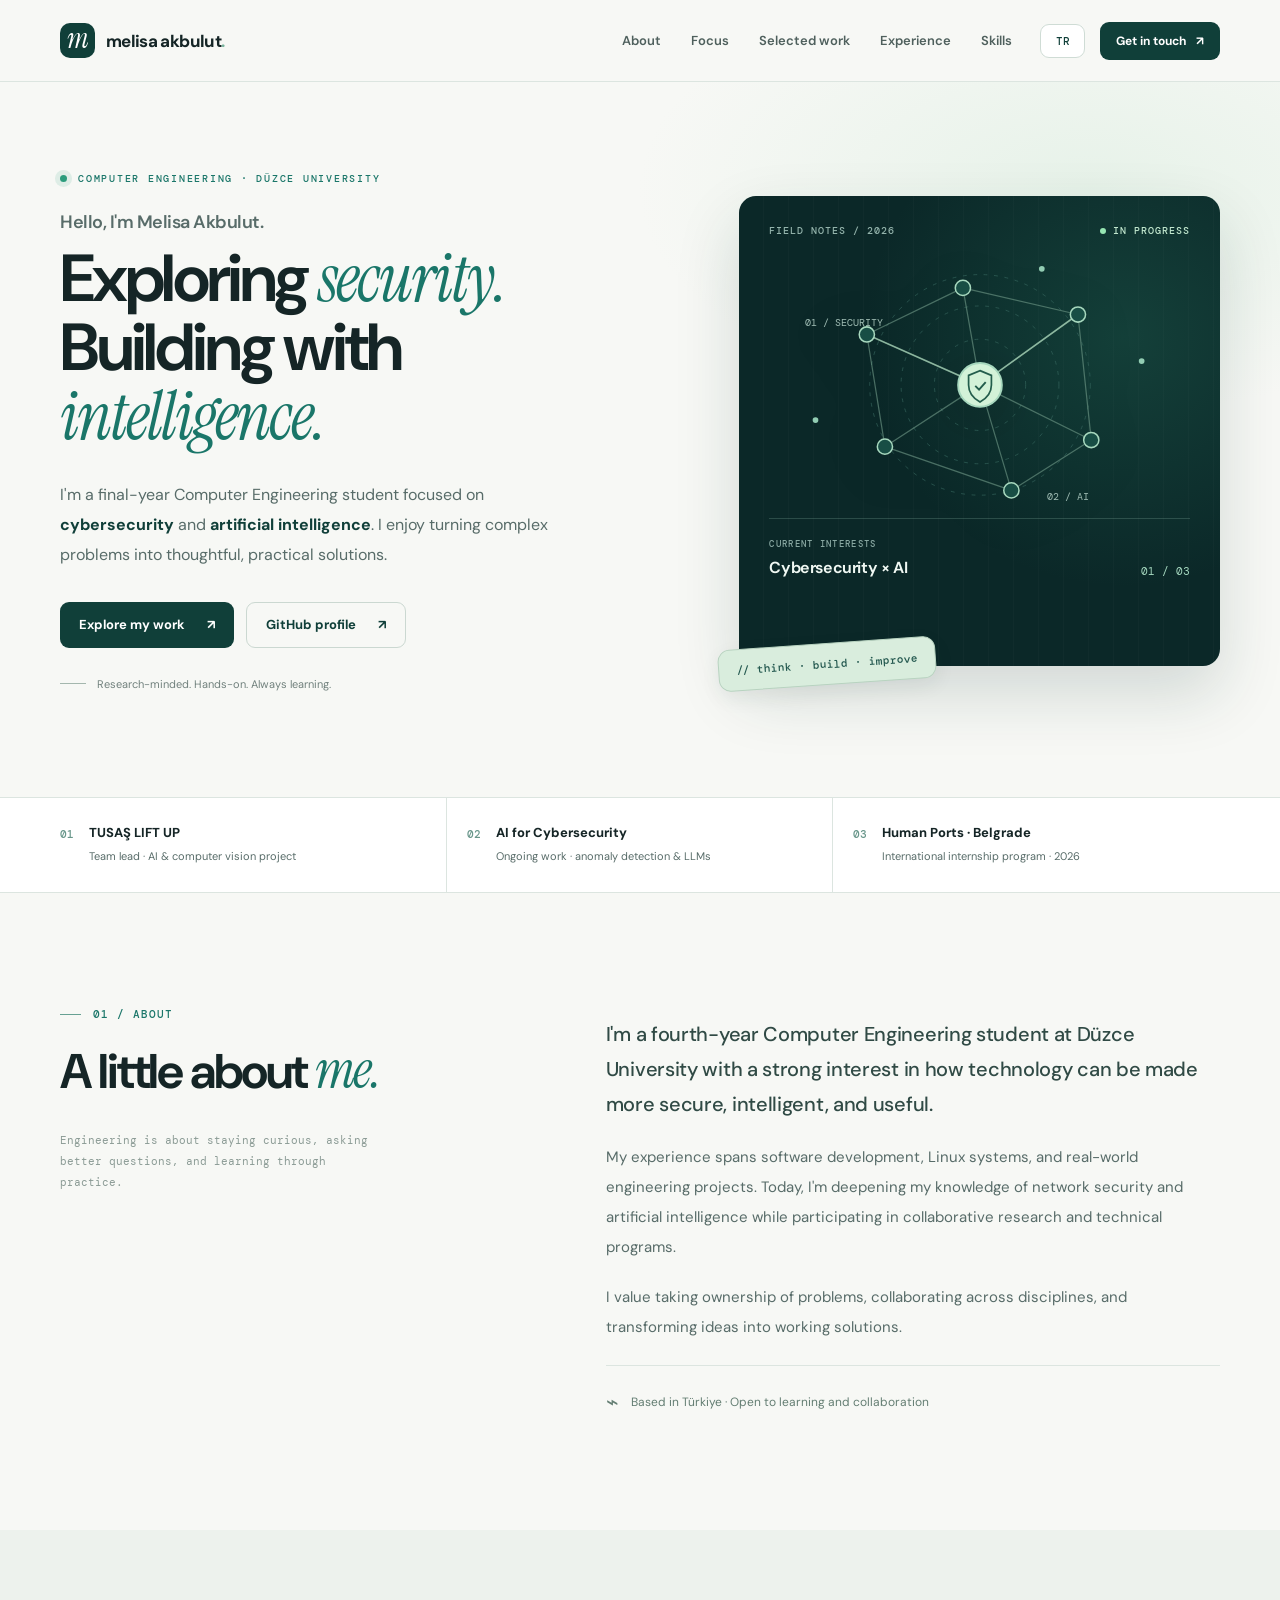
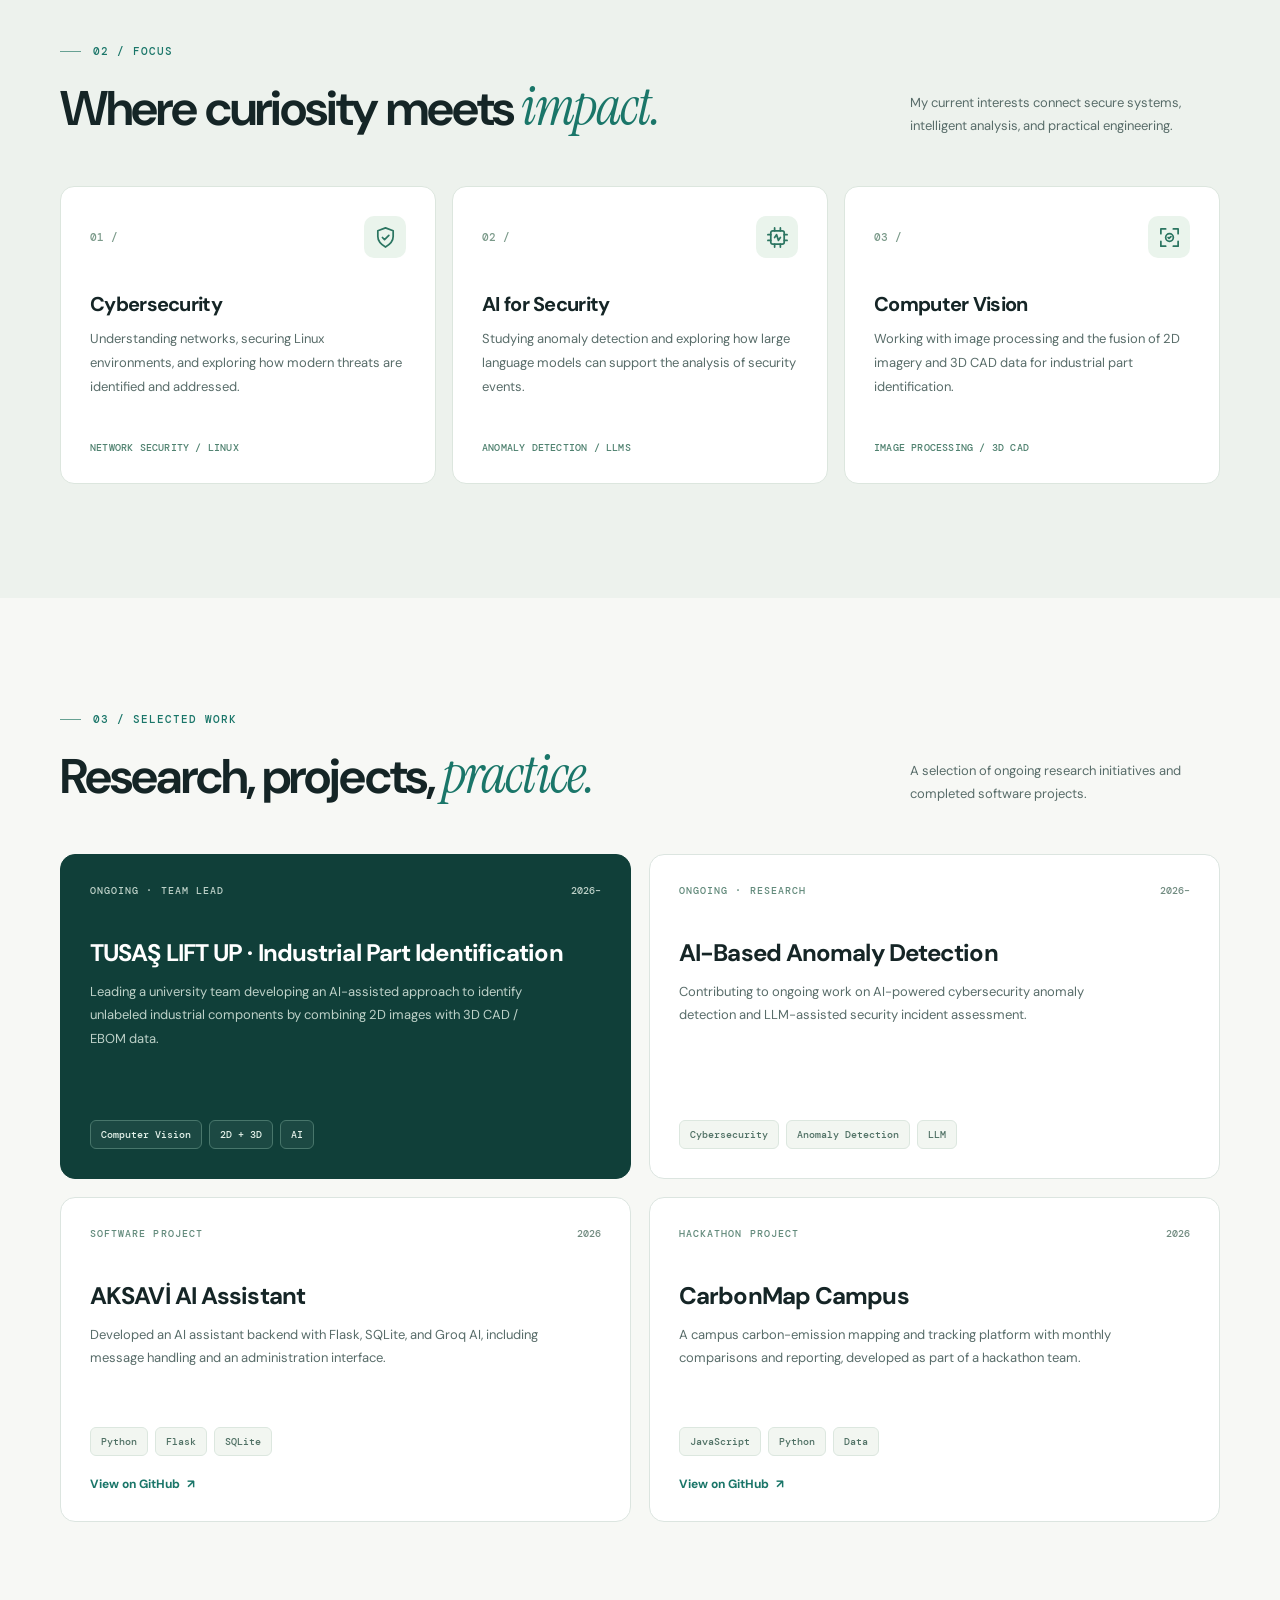
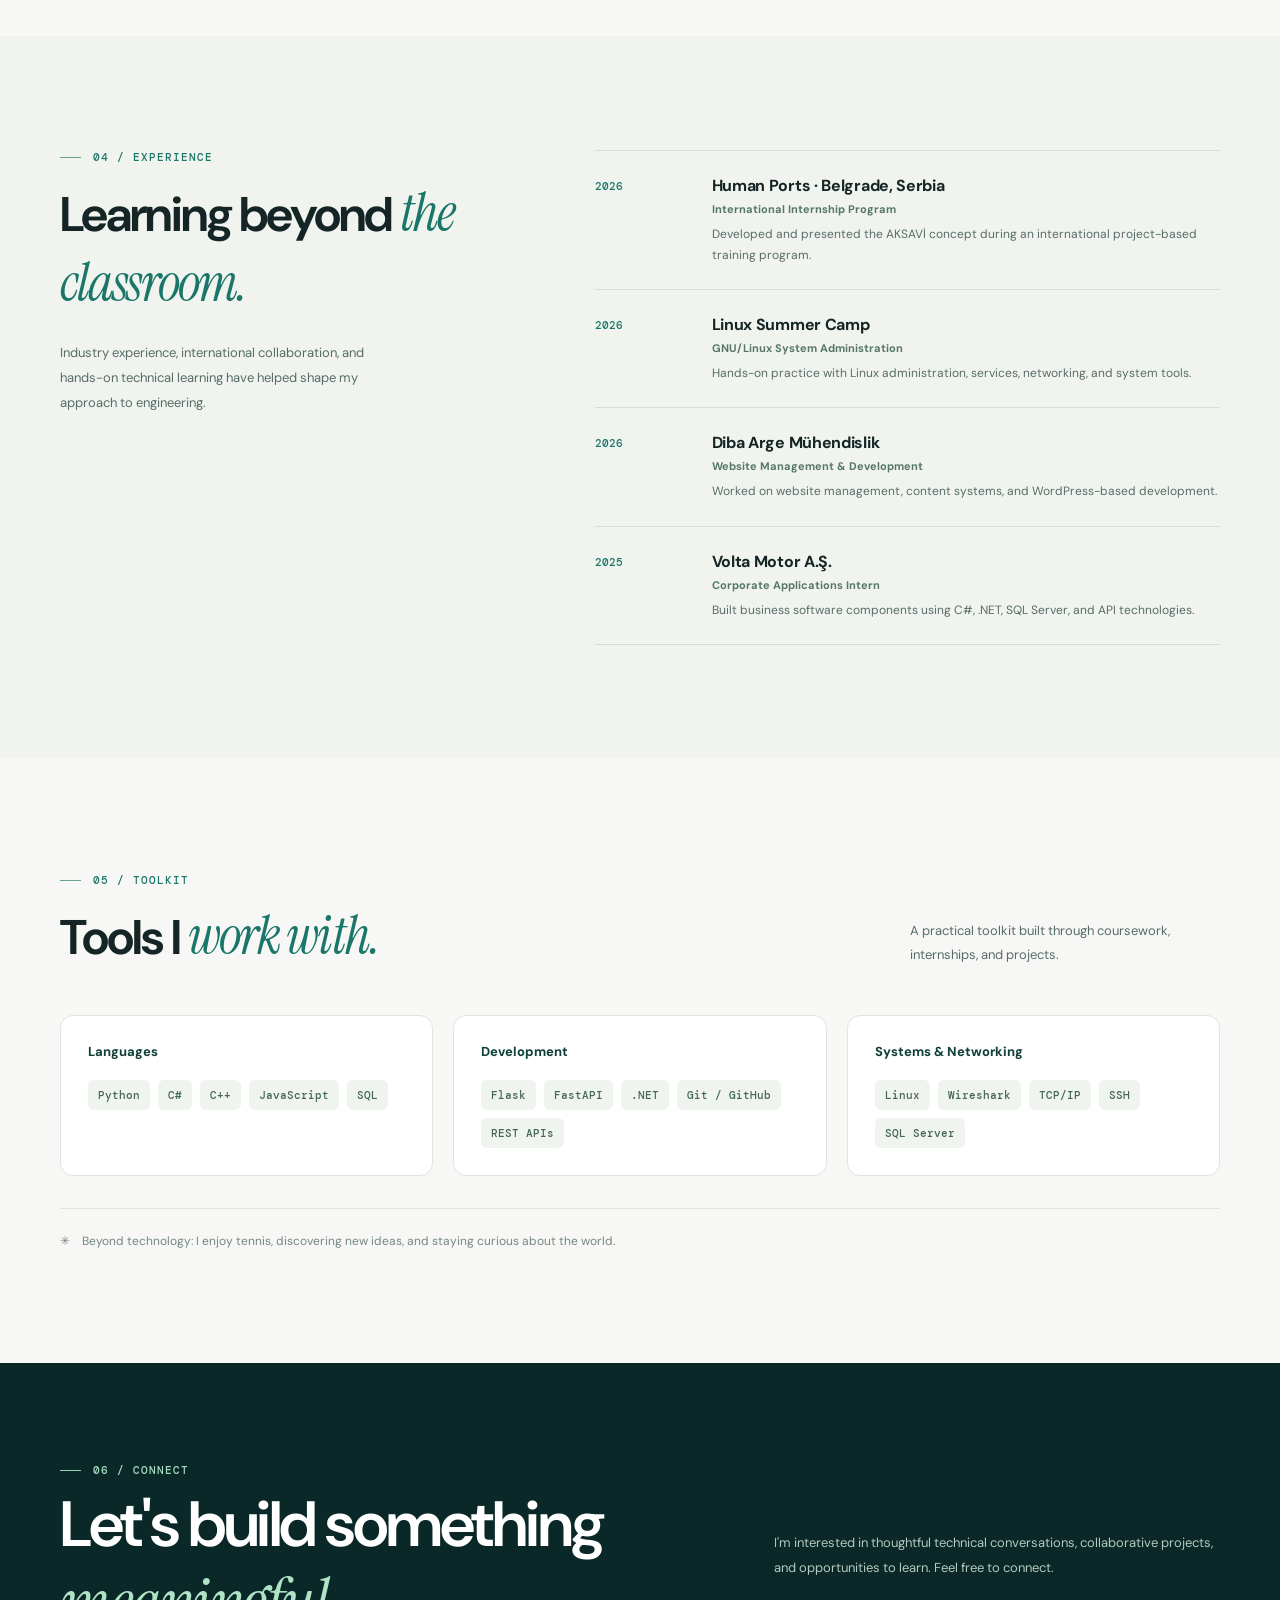
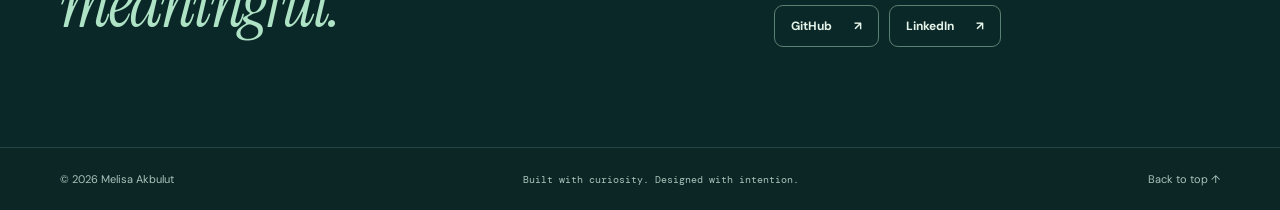
<file: index.html>
<!DOCTYPE html>
<html lang="en">
<head>
  <meta charset="UTF-8" />
  <meta name="viewport" content="width=device-width, initial-scale=1" />
  <meta name="theme-color" content="#f7f8f5" />
  <meta name="description" content="Melisa Akbulut — final-year Computer Engineering student focused on cybersecurity, artificial intelligence, and hands-on software engineering." />
  <meta property="og:type" content="website" />
  <meta property="og:title" content="Melisa Akbulut | Cybersecurity & AI" />
  <meta property="og:description" content="Computer Engineering · Cybersecurity · Artificial Intelligence · Selected Projects" />
  <meta property="og:url" content="https://melibyte.github.io/" />
  <title>Melisa Akbulut — Cybersecurity & AI</title>
  <link rel="icon" type="image/svg+xml" href="data:image/svg+xml,%3Csvg xmlns='http://www.w3.org/2000/svg' viewBox='0 0 64 64'%3E%3Crect width='64' height='64' rx='15' fill='%230e3937'/%3E%3Ctext x='50%25' y='56%25' text-anchor='middle' dominant-baseline='middle' font-size='42' font-family='Arial' fill='%23ffffff'%3Em%3C/text%3E%3C/svg%3E" />
  <link rel="preconnect" href="https://fonts.googleapis.com" />
  <link rel="preconnect" href="https://fonts.gstatic.com" crossorigin />
  <link href="https://fonts.googleapis.com/css2?family=DM+Mono:wght@400;500&family=DM+Sans:wght@400;450;500;600;650;700;750&family=Instrument+Serif:ital@0;1&display=swap" rel="stylesheet" />
  <style>
  :root {
    --bg:#f7f8f5; --paper:#fff; --ink:#152526; --muted:#586c69; --line:#dce5e0;
    --forest:#103f39; --deep:#0b2828; --accent:#1a7669; --mint:#e2f4e9; --lime:#d2edb6;
    --mono:'DM Mono', 'Courier New', monospace;
    --sans:'DM Sans', -apple-system, BlinkMacSystemFont,'Segoe UI',sans-serif;
    --serif:'Instrument Serif',Georgia,serif;
    --max:1160px;
  }
  *{box-sizing:border-box}
  html{scroll-behavior:smooth;scroll-padding-top:92px}
  body{margin:0;background:var(--bg);font-family:var(--sans);color:var(--ink);-webkit-font-smoothing:antialiased;overflow-x:hidden}
  ::selection{background:#c8e8d4;color:#0d3633}
  a{color:inherit;text-decoration:none}
  button{font:inherit}
  svg{display:block;max-width:100%}
  .container{width:min(var(--max),calc(100% - 80px));margin:0 auto}
  .sr-only{position:absolute!important;width:1px;height:1px;padding:0;margin:-1px;overflow:hidden;clip:rect(0,0,0,0);white-space:nowrap;border:0}
  .skip{position:fixed;top:-80px;left:15px;background:white;padding:12px 20px;z-index:1000}
  .skip:focus{top:10px}
  .site-header{height:82px;border-bottom:1px solid var(--line);position:sticky;top:0;z-index:30;background:rgba(247,248,245,.96);backdrop-filter:blur(20px)}
  .header-inner{height:100%;display:flex;align-items:center;justify-content:space-between;gap:28px}
  .logo{display:inline-flex;align-items:center;gap:11px;font-size:17px;letter-spacing:-.65px;font-weight:750;white-space:nowrap}
  .logo-mark{display:grid;place-items:center;background:var(--forest);color:white;border-radius:10px;height:35px;width:35px;font-family:var(--serif);font-size:29px;font-style:italic;font-weight:400;line-height:1;padding-bottom:4px}
  .nav{display:flex;align-items:center;gap:30px;margin-left:auto}
  .nav a{font-size:13px;font-weight:600;color:#4f605d;transition:color .2s}
  .nav a:hover,.nav a:focus-visible{color:var(--accent)}
  .header-controls{display:flex;align-items:center;gap:15px}
  .language{border:1px solid #cfdcd5;background:white;border-radius:9px;padding:9px 11px;color:var(--forest);font:500 11px var(--mono);cursor:pointer;min-width:45px}
  .contact-top{display:inline-flex;align-items:center;gap:10px;padding:11px 16px;background:var(--forest);color:#fff;border-radius:9px;font-size:12px;font-weight:700;white-space:nowrap;transition:background .2s,transform .2s}
  .contact-top:hover,.btn-dark:hover{background:#236657;transform:translateY(-1px)}
  .menu-btn{display:none;border:1px solid var(--line);background:white;width:42px;height:40px;border-radius:10px;cursor:pointer;padding:11px}
  .menu-btn span{display:block;height:2px;background:var(--forest);margin:5px 0;border-radius:2px}
  .hero{position:relative;padding:90px 0 106px;overflow:hidden}
  .hero::before{content:'';position:absolute;left:0;right:0;top:0;height:100%;z-index:-1;background:radial-gradient(ellipse 600px 300px at 85% 15%,rgba(211,235,218,.46),transparent 75%)}
  .hero-grid{display:grid;grid-template-columns:minmax(0,1.11fr) minmax(0,.89fr);gap:80px;align-items:center}
  .eyebrow{display:flex;align-items:center;gap:11px;font:500 10px var(--mono);letter-spacing:1.75px;text-transform:uppercase;color:var(--accent);margin:0 0 25px}
  .eyebrow::before{content:'';width:7px;height:7px;background:#2b9c7c;border-radius:50%;box-shadow:0 0 0 5px rgba(43,156,124,.12)}
  .hello{font-family:var(--sans);font-weight:600;color:var(--muted);letter-spacing:-.5px;font-size:18px;margin:0 0 10px}
  .hero h1{font-weight:650;letter-spacing:-3.2px;line-height:1.04;font-size:clamp(50px,5.2vw,80px);margin:0}
  .hero h1 em{font-family:var(--serif);font-style:italic;font-weight:400;color:var(--accent);letter-spacing:-2px}
  .hero-description{margin:28px 0 0;max-width:520px;color:var(--muted);font-size:16px;line-height:1.9}
  .hero-description strong{color:var(--forest);font-weight:700}
  .hero-buttons{margin-top:31px;display:flex;gap:12px;align-items:center;flex-wrap:wrap}
  .btn{min-height:46px;padding:13px 19px;display:inline-flex;gap:22px;align-items:center;justify-content:center;border-radius:9px;font-size:13px;font-weight:700;transition:transform .2s,background .2s,border-color .2s}
  .btn-dark{background:var(--forest);color:white}
  .btn-outline{border:1px solid #cbd8d1;color:var(--forest);background:transparent}
  .btn-outline:hover{border-color:var(--accent);transform:translateY(-1px)}
  .hero-footnote{display:flex;align-items:center;gap:11px;margin:29px 0 0;color:#71817d;font-size:11px}
  .hero-footnote .line{width:26px;height:1px;background:#a4b7ae}
  .visual-wrap{position:relative;min-width:0}
  .visual-card{background:var(--deep);color:#f0f8f3;position:relative;border-radius:17px;min-height:470px;padding:28px 30px;overflow:hidden;box-shadow:0 28px 65px rgba(17,55,48,.16)}
  .visual-card::before{content:'';pointer-events:none;position:absolute;inset:0;background:radial-gradient(ellipse 260px 250px at 80% 30%,rgba(47,136,110,.25),transparent),linear-gradient(90deg,transparent 97%,rgba(255,255,255,.02) 98%);background-size:auto,25px 25px}
  .visual-top,.visual-bottom{position:relative;z-index:2;display:flex;align-items:center;justify-content:space-between;gap:10px}
  .visual-top{font:500 10px var(--mono);color:#94b4ac;letter-spacing:1px}
  .visual-status{color:#c0e6cd;display:flex;align-items:center;gap:7px}
  .visual-status::before{content:'';width:6px;height:6px;border-radius:50%;background:#96e6b3}
  .network{height:271px;display:flex;justify-content:center;align-items:center;position:relative;margin:10px -10px 0}
  .network svg{height:100%;width:100%;max-width:420px;overflow:visible;filter:drop-shadow(0px 12px 25px rgba(0,0,0,.18))}
  .network .net-ring{fill:none;stroke:#386960;stroke-width:1;stroke-dasharray:4 7;opacity:.65}
  .network .net-line{fill:none;stroke:#739d8b;stroke-width:1.3;opacity:.6}
  .network .net-highlight{stroke:#bbe8c8;stroke-width:1.8}
  .network .net-node{fill:#184e45;stroke:#a7d8be;stroke-width:1.6}
  .network .net-center{fill:#d3f2d8;stroke:#a7d8be;stroke-width:2}
  .network .net-small{fill:#92cdb3}
  .network .net-label{fill:#a0bdb4;font:11px var(--mono)}
  .visual-bottom{border-top:1px solid rgba(182,228,204,.19);padding-top:19px;align-items:end}
  .visual-bottom small{display:block;font:500 9px var(--mono);letter-spacing:1.3px;color:#89a8a2;margin-bottom:7px}
  .visual-bottom strong{font-weight:650;font-size:16px;letter-spacing:-.4px}
  .visual-bottom .index{color:#a5d8bf;font:11px var(--mono)}
  .visual-stamp{position:absolute;bottom:-19px;left:-21px;background:#d9eddd;border:1px solid #b8d3c0;border-radius:12px;padding:13px 17px;color:#22574e;font:500 11px var(--mono);box-shadow:0 7px 20px rgba(26,58,46,.07);transform:rotate(-4deg)}
  .quick-strip{background:var(--paper);border-top:1px solid var(--line);border-bottom:1px solid var(--line)}
  .quick-inner{display:grid;grid-template-columns:repeat(3,1fr)}
  .quick-item{display:flex;align-items:start;gap:15px;padding:27px 20px;border-right:1px solid var(--line)}
  .quick-item:first-child{padding-left:0}.quick-item:last-child{border:0;padding-right:0}
  .quick-no{font:500 11px var(--mono);color:#68968a;padding-top:2px}
  .quick-title{font-size:13px;font-weight:750;margin-bottom:6px;line-height:1.3}
  .quick-desc{font-size:11px;line-height:1.6;color:var(--muted)}
  section.section{padding:114px 0;scroll-margin-top:82px}
  .section-head{display:grid;grid-template-columns:1fr auto;gap:30px;align-items:end;margin-bottom:44px}
  .section-tag{display:flex;align-items:center;gap:12px;color:var(--accent);font:500 11px var(--mono);letter-spacing:1px;margin-bottom:14px}
  .section-tag::before{content:'';display:inline-block;width:21px;height:1px;background:#67a193}
  .section-head h2,.simple-heading h2{font-size:clamp(34px,3.8vw,51px);line-height:1.12;font-weight:650;letter-spacing:-1.9px;margin:0}
  .section-head h2 em,.simple-heading h2 em{font:italic 400 1.1em var(--serif);color:var(--accent)}
  .section-head>p{max-width:310px;color:var(--muted);font-size:13px;line-height:1.8;margin:0 0 5px}
  .about-grid{display:grid;grid-template-columns:.83fr 1.17fr;gap:110px;align-items:start}
  .about-title p{margin:25px 0 0;max-width:320px;color:#8b9b95;font:11px var(--mono);line-height:1.9}
  .about-body{padding-top:10px}
  .about-body p{color:var(--muted);font-size:15px;line-height:2;margin:0 0 20px}
  .about-body p.lead{font-size:20px;font-weight:500;line-height:1.75;color:#304a45;letter-spacing:-.3px}
  .about-caption{margin-top:23px;padding-top:22px;border-top:1px solid var(--line);display:flex;align-items:center;gap:12px;color:#637d72;font-size:12px}
  .about-caption .glyph{font-size:21px}
  .focus-section{background:#edf2ed}
  .focus-grid{display:grid;grid-template-columns:repeat(3,minmax(0,1fr));gap:16px}
  .focus-card{background:#fff;border:1px solid #dce6de;border-radius:14px;padding:29px;min-height:298px;display:flex;flex-direction:column;transition:transform .25s,border-color .25s,box-shadow .25s}
  .focus-card:hover,.project-card:hover{transform:translateY(-4px);border-color:#aac9b6;box-shadow:0 16px 35px rgba(21,61,46,.07)}
  .focus-number{font:500 11px var(--mono);color:#7b9a8a;display:flex;justify-content:space-between;align-items:center}
  .focus-icon{background:#eaf4ec;display:grid;place-items:center;width:42px;height:42px;border-radius:10px}
  .focus-icon svg{width:23px;height:23px;stroke:#2b7561;stroke-width:1.8;fill:none;stroke-linecap:round;stroke-linejoin:round}
  .focus-card h3{font-size:20px;letter-spacing:-.7px;margin:33px 0 10px}
  .focus-card p{font-size:13px;color:var(--muted);line-height:1.85;margin:0}
  .focus-bottom{margin-top:auto;padding-top:24px;color:#508270;font:500 10px var(--mono);letter-spacing:.2px}
  .project-grid{display:grid;grid-template-columns:repeat(2,minmax(0,1fr));gap:18px}
  .project-card{display:flex;flex-direction:column;position:relative;overflow:hidden;min-height:325px;background:#fff;border:1px solid var(--line);border-radius:15px;padding:29px;transition:transform .25s,border-color .25s,box-shadow .25s}
  .project-card.highlight{background:var(--forest);border-color:var(--forest);color:#fff}
  .project-card.highlight p,.project-card.highlight .project-meta,.project-card.highlight .project-label{color:#bdd1c8}
  .project-card.highlight .tag{border-color:#48766b;color:#e4f2ea;background:rgba(255,255,255,.05)}
  .project-card.highlight .project-link{color:#e5ffe8}
  .project-top{display:flex;align-items:center;justify-content:space-between;gap:8px;margin-bottom:41px}
  .project-label{font:500 10px var(--mono);letter-spacing:1.05px;color:#628a7b;text-transform:uppercase}
  .project-meta{font:500 10px var(--mono);color:#718b80}
  .project-card h3{font-size:24px;letter-spacing:-.9px;margin:0 0 12px;line-height:1.24}
  .project-card p{font-size:13px;color:var(--muted);line-height:1.8;max-width:460px;margin:0 0 24px}
  .tags{display:flex;gap:7px;flex-wrap:wrap;margin-top:auto;padding-top:8px}
  .tag{padding:7px 10px;background:#f2f6f1;border:1px solid #dce7df;border-radius:6px;color:#507165;font:500 10px var(--mono)}
  .project-link{display:inline-flex;align-items:center;gap:7px;font-size:12px;font-weight:750;color:var(--accent);margin-top:20px;align-self:start}
  .project-link:hover{text-decoration:underline;text-underline-offset:4px}
  .experience-section{background:#f0f3ee}
  .experience-grid{display:grid;grid-template-columns:.82fr 1.18fr;gap:100px}
  .simple-heading p{max-width:305px;font-size:13px;line-height:1.9;color:var(--muted);margin:23px 0 0}
  .timeline{border-top:1px solid #d3e0d6}
  .timeline-item{padding:24px 0;border-bottom:1px solid #d3e0d6;display:grid;grid-template-columns:92px 1fr;gap:25px}
  .timeline-year{font:500 11px var(--mono);color:var(--accent);padding-top:4px}
  .timeline h3{font-size:16px;letter-spacing:-.3px;margin:0 0 6px}
  .timeline .role{color:#55776a;font-size:11px;font-weight:700;margin-bottom:8px}
  .timeline p{font-size:12px;color:var(--muted);line-height:1.7;margin:0}
  .skills-grid{display:grid;grid-template-columns:repeat(3,minmax(0,1fr));gap:20px}
  .skill-group{background:#fff;padding:27px;border:1px solid var(--line);border-radius:13px}
  .skill-group h3{margin:0 0 20px;font-size:13px;color:var(--forest);font-weight:750}
  .skill-list{display:flex;gap:8px;flex-wrap:wrap}
  .skill-list span{padding:8px 10px;font:500 11px var(--mono);color:#45655b;border-radius:6px;background:#eff4ef}
  .personal-note{margin-top:32px;padding-top:24px;border-top:1px solid var(--line);font-size:12px;color:#758781;display:flex;align-items:center;gap:12px}
  .contact-section{padding:100px 0;background:var(--deep);color:#fff}
  .contact-block{display:grid;grid-template-columns:1.2fr .8fr;gap:45px;align-items:end}
  .contact-section .section-tag{color:#a6dec2}.contact-section .section-tag::before{background:#9acbb7}
  .contact-section h2{font-size:clamp(42px,5vw,67px);line-height:1.05;letter-spacing:-2.5px;font-weight:600;margin:0}
  .contact-section h2 em{font:italic 400 1.07em var(--serif);color:#aee3c6}
  .contact-aside p{font-size:13px;line-height:1.9;color:#b4c9bf;margin:0 0 25px}
  .contact-links{display:flex;gap:10px;flex-wrap:wrap}
  .contact-links a{border:1px solid #5a8071;color:#e5f4e9;border-radius:9px;padding:12px 16px;display:inline-flex;gap:22px;font-size:12px;font-weight:700;transition:background .2s}
  .contact-links a:hover{background:#255347}
  .footer{background:#0c2626;border-top:1px solid #234744;color:#a9c4ba;padding:24px 0}
  .footer-inner{display:flex;align-items:center;justify-content:space-between;gap:20px;font-size:11px}
  .footer a:hover{color:#fff}
  .footer .mono{font-family:var(--mono);font-size:10px}
  :focus-visible{outline:3px solid #83bb9a;outline-offset:4px}
  @media(max-width:1040px){.container{width:calc(100% - 56px)}.hero-grid{gap:36px}.hero h1{font-size:clamp(48px,6vw,67px)}.visual-card{min-height:430px;padding:26px}.network{height:252px}.about-grid,.experience-grid{gap:60px}}
  @media(max-width:800px){.site-header{height:72px}.nav{display:none;position:absolute;top:71px;left:0;right:0;padding:22px 28px;background:#f7f8f5;border-bottom:1px solid var(--line);box-shadow:0 14px 24px rgba(21,45,32,.07);flex-direction:column;align-items:flex-start;gap:19px}.nav.open{display:flex}.nav a{font-size:15px}.menu-btn{display:block}.contact-top{display:none}.hero{padding:65px 0 80px}.hero-grid{grid-template-columns:1fr;gap:52px}.hero h1{font-size:clamp(52px,8.5vw,76px)}.hero-description{max-width:680px}.visual-wrap{max-width:520px;width:100%;margin:auto}.quick-inner{grid-template-columns:1fr}.quick-item{border-right:0;border-bottom:1px solid var(--line);padding:19px 0}.quick-item:last-child{border:0;padding:19px 0}section.section{padding:80px 0}.focus-grid{grid-template-columns:1fr 1fr}.focus-card:last-child{grid-column:1 / -1;min-height:240px}.about-grid,.experience-grid{grid-template-columns:1fr;gap:26px}.about-title p{display:none}.section-head{grid-template-columns:1fr}.section-head>p{max-width:600px}.skills-grid{grid-template-columns:1fr 1fr}.contact-block{grid-template-columns:1fr;gap:25px}.contact-section{padding:80px 0}}
  @media(max-width:560px){.container{width:calc(100% - 38px)}.logo{font-size:15px}.header-inner{gap:10px}.header-controls{gap:9px}.hero{padding:50px 0 65px}.hero h1{font-size:clamp(43px,12.2vw,63px);letter-spacing:-2.1px}.hero h1 em{letter-spacing:-1.3px}.eyebrow{font-size:9px;letter-spacing:.7px}.hello{font-size:15px}.hero-description{font-size:14px;line-height:1.85}.hero-buttons{gap:9px}.btn{font-size:12px;padding:12px 14px;gap:12px}.hero-footnote{font-size:10px}.visual-card{padding:21px;min-height:375px}.visual-top{font-size:9px}.network{height:220px}.visual-stamp{bottom:-14px;left:-10px;font-size:9px;padding:10px}.visual-bottom strong{font-size:14px}.quick-item{gap:12px}.section-head{gap:12px;margin-bottom:29px}.section-head h2,.simple-heading h2{font-size:35px;letter-spacing:-1.4px}.about-body p.lead{font-size:17px}.about-body p{font-size:13px}.focus-grid,.project-grid,.skills-grid{grid-template-columns:1fr}.focus-card,.project-card{min-height:0;padding:24px}.focus-card:last-child{grid-column:auto}.focus-card h3{margin-top:24px}.project-card{min-height:275px}.project-card h3{font-size:21px}.project-top{margin-bottom:29px}.timeline-item{grid-template-columns:71px 1fr;gap:13px}.contact-section h2{font-size:48px}.contact-links{flex-direction:column;align-items:stretch}.contact-links a{justify-content:space-between}.footer-inner{flex-direction:column;align-items:flex-start;gap:8px}}
  @media(prefers-reduced-motion:reduce){html{scroll-behavior:auto}*,*::before,*::after{transition-duration:.01ms!important;animation-duration:.01ms!important}}
  </style>
</head>
<body>
<a href="#main" class="skip" data-t="skip">Skip to content</a>
<header class="site-header">
 <div class="container header-inner">
  <a class="logo" href="#home" aria-label="Melisa Akbulut — Home"><span class="logo-mark" aria-hidden="true">m</span><span>melisa akbulut<span style="color:#76b39b">.</span></span></a>
  <nav class="nav" id="nav" aria-label="Main navigation">
   <a href="#about" data-t="navAbout">About</a><a href="#expertise" data-t="navFocus">Focus</a><a href="#projects" data-t="navWork">Selected work</a><a href="#experience" data-t="navExperience">Experience</a><a href="#skills" data-t="navSkills">Skills</a>
  </nav>
  <div class="header-controls">
    <button class="language" id="lang-toggle" type="button" aria-label="Switch to Turkish">TR</button>
    <a class="contact-top" href="#contact"><span data-t="navContact">Get in touch</span> <span aria-hidden="true">↗</span></a>
    <button class="menu-btn" id="menu-btn" aria-label="Open menu" aria-controls="nav" aria-expanded="false"><span></span><span></span></button>
  </div>
 </div>
</header>
<main id="main">
 <section class="hero" id="home">
  <div class="container hero-grid">
   <div>
    <p class="eyebrow" data-t="eyebrow">COMPUTER ENGINEERING · DÜZCE UNIVERSITY</p>
    <p class="hello" data-t="greeting">Hello, I'm Melisa Akbulut.</p>
    <h1 data-th="heroTitle">Exploring <em>security.</em><br>Building with <em>intelligence.</em></h1>
    <p class="hero-description" data-th="heroDesc">I'm a final-year Computer Engineering student focused on <strong>cybersecurity</strong> and <strong>artificial intelligence</strong>. I enjoy turning complex problems into thoughtful, practical solutions.</p>
    <div class="hero-buttons"><a class="btn btn-dark" href="#projects"><span data-t="seeWork">Explore my work</span><span aria-hidden="true">↗</span></a><a class="btn btn-outline" href="https://github.com/melibyte" target="_blank" rel="noopener noreferrer"><span data-t="seeGithub">GitHub profile</span><span aria-hidden="true">↗</span></a></div>
    <p class="hero-footnote"><span class="line" aria-hidden="true"></span><span data-t="heroFoot">Research-minded. Hands-on. Always learning.</span></p>
   </div>
   <div class="visual-wrap">
    <div class="visual-card">
      <div class="visual-top"><span data-t="visualTop">FIELD NOTES / 2026</span><span class="visual-status" data-t="visualStatus">IN PROGRESS</span></div>
      <div class="network" aria-hidden="true">
       <svg viewBox="0 0 410 285" role="img" aria-label="Abstract interconnected security network illustration">
        <circle class="net-ring" cx="205" cy="145" r="116"/><circle class="net-ring" cx="205" cy="145" r="83"/><circle class="net-ring" cx="205" cy="145" r="48"/>
        <path class="net-line" d="M205 145L86 92M205 145L105 210M205 145L187 43M205 145L308 71M205 145L322 203M205 145L238 256M86 92L187 43M86 92L105 210M187 43L308 71M308 71L322 203M322 203L238 256M238 256L105 210"/>
        <path class="net-line net-highlight" d="M86 92L205 145L308 71"/>
        <circle class="net-node" cx="86" cy="92" r="8"/><circle class="net-node" cx="105" cy="210" r="8"/><circle class="net-node" cx="187" cy="43" r="8"/><circle class="net-node" cx="308" cy="71" r="8"/><circle class="net-node" cx="322" cy="203" r="8"/><circle class="net-node" cx="238" cy="256" r="8"/>
        <circle class="net-center" cx="205" cy="145" r="23"/><path d="M205 130l12 5v10c0 8-5 14-12 18-7-4-12-10-12-18v-10z" fill="none" stroke="#235d4c" stroke-width="1.8"/><path d="M200 146l4 4 7-8" fill="none" stroke="#235d4c" stroke-width="2"/>
        <circle class="net-small" cx="32" cy="182" r="3"/><circle class="net-small" cx="375" cy="120" r="3"/><circle class="net-small" cx="270" cy="23" r="3"/>
        <text class="net-label" x="21" y="83">01 / SECURITY</text><text class="net-label" x="275" y="266">02 / AI</text>
       </svg>
      </div>
      <div class="visual-bottom"><div><small data-t="visualBottomSmall">CURRENT INTERESTS</small><strong data-t="visualBottomLarge">Cybersecurity × AI</strong></div><span class="index">01 / 03</span></div>
    </div>
    <div class="visual-stamp" data-t="visualStamp">// think · build · improve</div>
   </div>
  </div>
 </section>
 <div class="quick-strip"><div class="container quick-inner">
  <div class="quick-item"><div class="quick-no">01</div><div><div class="quick-title">TUSAŞ LIFT UP</div><div class="quick-desc" data-t="quick1">Team lead · AI & computer vision project</div></div></div>
  <div class="quick-item"><div class="quick-no">02</div><div><div class="quick-title" data-t="quick2Title">AI for Cybersecurity</div><div class="quick-desc" data-t="quick2">Ongoing work · anomaly detection & LLMs</div></div></div>
  <div class="quick-item"><div class="quick-no">03</div><div><div class="quick-title">Human Ports · Belgrade</div><div class="quick-desc" data-t="quick3">International internship program · 2026</div></div></div>
 </div></div>
 <section class="section" id="about"><div class="container about-grid">
  <div class="about-title"><span class="section-tag" data-t="aboutLabel">01 / ABOUT</span><div class="simple-heading"><h2 data-th="aboutTitle">A little about <em>me.</em></h2></div><p data-t="aboutAside">Engineering is about staying curious, asking better questions, and learning through practice.</p></div>
  <div class="about-body"><p class="lead" data-t="aboutLead">I'm a fourth-year Computer Engineering student at Düzce University with a strong interest in how technology can be made more secure, intelligent, and useful.</p><p data-t="aboutBody">My experience spans software development, Linux systems, and real-world engineering projects. Today, I'm deepening my knowledge of network security and artificial intelligence while participating in collaborative research and technical programs.</p><p data-t="aboutBody2">I value taking ownership of problems, collaborating across disciplines, and transforming ideas into working solutions.</p><div class="about-caption"><span class="glyph" aria-hidden="true">⌁</span><span data-t="aboutCaption">Based in Türkiye · Open to learning and collaboration</span></div></div>
 </div></section>
 <section class="section focus-section" id="expertise"><div class="container">
  <div class="section-head"><div><span class="section-tag" data-t="focusLabel">02 / FOCUS</span><h2 data-th="focusTitle">Where curiosity meets <em>impact.</em></h2></div><p data-t="focusIntro">My current interests connect secure systems, intelligent analysis, and practical engineering.</p></div>
  <div class="focus-grid">
   <article class="focus-card"><div class="focus-number"><span>01 /</span><div class="focus-icon"><svg viewBox="0 0 24 24"><path d="M12 2L20 5v6c0 5-3 8-8 11-5-3-8-6-8-11V5z"/><path d="m8.8 12 2.2 2.2 4.5-4.5"/></svg></div></div><h3 data-t="focus1Title">Cybersecurity</h3><p data-t="focus1Body">Understanding networks, securing Linux environments, and exploring how modern threats are identified and addressed.</p><div class="focus-bottom">NETWORK SECURITY / LINUX</div></article>
   <article class="focus-card"><div class="focus-number"><span>02 /</span><div class="focus-icon"><svg viewBox="0 0 24 24"><rect x="5" y="5" width="14" height="14" rx="2"/><path d="M9 2v3m6-3v3M9 19v3m6-3v3M2 9h3m-3 6h3m14-6h3m-3 6h3m-13-3 2-3 2 6 2-3"/></svg></div></div><h3 data-t="focus2Title">AI for Security</h3><p data-t="focus2Body">Studying anomaly detection and exploring how large language models can support the analysis of security events.</p><div class="focus-bottom">ANOMALY DETECTION / LLMS</div></article>
   <article class="focus-card"><div class="focus-number"><span>03 /</span><div class="focus-icon"><svg viewBox="0 0 24 24"><path d="M3 8V3h5m8 0h5v5M21 16v5h-5M8 21H3v-5"/><circle cx="12" cy="12" r="4"/><path d="m10.5 12 1 1 2-2"/></svg></div></div><h3 data-t="focus3Title">Computer Vision</h3><p data-t="focus3Body">Working with image processing and the fusion of 2D imagery and 3D CAD data for industrial part identification.</p><div class="focus-bottom">IMAGE PROCESSING / 3D CAD</div></article>
  </div>
 </div></section>
 <section class="section" id="projects"><div class="container">
  <div class="section-head"><div><span class="section-tag" data-t="projectLabel">03 / SELECTED WORK</span><h2 data-th="projectTitle">Research, projects, <em>practice.</em></h2></div><p data-t="projectIntro">A selection of ongoing research initiatives and completed software projects.</p></div>
  <div class="project-grid">
   <article class="project-card highlight"><div class="project-top"><span class="project-label" data-t="project1Label">ONGOING · TEAM LEAD</span><span class="project-meta">2026–</span></div><h3 data-t="project1Title">TUSAŞ LIFT UP · Industrial Part Identification</h3><p data-t="project1Body">Leading a university team developing an AI-assisted approach to identify unlabeled industrial components by combining 2D images with 3D CAD / EBOM data.</p><div class="tags"><span class="tag">Computer Vision</span><span class="tag">2D + 3D</span><span class="tag">AI</span></div></article>
   <article class="project-card"><div class="project-top"><span class="project-label" data-t="project2Label">ONGOING · RESEARCH</span><span class="project-meta">2026–</span></div><h3 data-t="project2Title">AI-Based Anomaly Detection</h3><p data-t="project2Body">Contributing to ongoing work on AI-powered cybersecurity anomaly detection and LLM-assisted security incident assessment.</p><div class="tags"><span class="tag">Cybersecurity</span><span class="tag">Anomaly Detection</span><span class="tag">LLM</span></div></article>
   <article class="project-card"><div class="project-top"><span class="project-label" data-t="project3Label">SOFTWARE PROJECT</span><span class="project-meta">2026</span></div><h3>AKSAVİ AI Assistant</h3><p data-t="project3Body">Developed an AI assistant backend with Flask, SQLite, and Groq AI, including message handling and an administration interface.</p><div class="tags"><span class="tag">Python</span><span class="tag">Flask</span><span class="tag">SQLite</span></div><a class="project-link" href="https://github.com/melibyte/aksavi-ai" target="_blank" rel="noopener noreferrer"><span data-t="viewGithub">View on GitHub</span> ↗</a></article>
   <article class="project-card"><div class="project-top"><span class="project-label" data-t="project4Label">HACKATHON PROJECT</span><span class="project-meta">2026</span></div><h3>CarbonMap Campus</h3><p data-t="project4Body">A campus carbon-emission mapping and tracking platform with monthly comparisons and reporting, developed as part of a hackathon team.</p><div class="tags"><span class="tag">JavaScript</span><span class="tag">Python</span><span class="tag">Data</span></div><a class="project-link" href="https://github.com/melibyte/carbonmap-campus" target="_blank" rel="noopener noreferrer"><span data-t="viewGithub2">View on GitHub</span> ↗</a></article>
  </div>
 </div></section>
 <section class="section experience-section" id="experience"><div class="container experience-grid">
  <div class="simple-heading"><span class="section-tag" data-t="experienceLabel">04 / EXPERIENCE</span><h2 data-th="experienceTitle">Learning beyond <em>the classroom.</em></h2><p data-t="experienceIntro">Industry experience, international collaboration, and hands-on technical learning have helped shape my approach to engineering.</p></div>
  <div class="timeline">
   <article class="timeline-item"><span class="timeline-year">2026</span><div><h3>Human Ports · Belgrade, Serbia</h3><div class="role" data-t="ex1Role">International Internship Program</div><p data-t="ex1Body">Developed and presented the AKSAVİ concept during an international project-based training program.</p></div></article>
   <article class="timeline-item"><span class="timeline-year">2026</span><div><h3 data-t="ex2Title">Linux Summer Camp</h3><div class="role" data-t="ex2Role">GNU/Linux System Administration</div><p data-t="ex2Body">Hands-on practice with Linux administration, services, networking, and system tools.</p></div></article>
   <article class="timeline-item"><span class="timeline-year">2026</span><div><h3>Diba Arge Mühendislik</h3><div class="role" data-t="ex3Role">Website Management & Development</div><p data-t="ex3Body">Worked on website management, content systems, and WordPress-based development.</p></div></article>
   <article class="timeline-item"><span class="timeline-year">2025</span><div><h3>Volta Motor A.Ş.</h3><div class="role" data-t="ex4Role">Corporate Applications Intern</div><p data-t="ex4Body">Built business software components using C#, .NET, SQL Server, and API technologies.</p></div></article>
  </div>
 </div></section>
 <section class="section" id="skills"><div class="container">
  <div class="section-head"><div><span class="section-tag" data-t="skillsLabel">05 / TOOLKIT</span><h2 data-th="skillsTitle">Tools I <em>work with.</em></h2></div><p data-t="skillsIntro">A practical toolkit built through coursework, internships, and projects.</p></div>
  <div class="skills-grid">
   <div class="skill-group"><h3 data-t="skill1">Languages</h3><div class="skill-list"><span>Python</span><span>C#</span><span>C++</span><span>JavaScript</span><span>SQL</span></div></div>
   <div class="skill-group"><h3 data-t="skill2">Development</h3><div class="skill-list"><span>Flask</span><span>FastAPI</span><span>.NET</span><span>Git / GitHub</span><span>REST APIs</span></div></div>
   <div class="skill-group"><h3 data-t="skill3">Systems & Networking</h3><div class="skill-list"><span>Linux</span><span>Wireshark</span><span>TCP/IP</span><span>SSH</span><span>SQL Server</span></div></div>
  </div>
  <div class="personal-note"><span aria-hidden="true">✳</span><span data-t="personal">Beyond technology: I enjoy tennis, discovering new ideas, and staying curious about the world.</span></div>
 </div></section>
 <section class="contact-section" id="contact"><div class="container contact-block">
  <div><span class="section-tag" data-t="contactLabel">06 / CONNECT</span><h2 data-th="contactTitle">Let's build something <em>meaningful.</em></h2></div>
  <div class="contact-aside"><p data-t="contactBody">I'm interested in thoughtful technical conversations, collaborative projects, and opportunities to learn. Feel free to connect.</p><div class="contact-links"><a href="https://github.com/melibyte" target="_blank" rel="noopener noreferrer">GitHub <span aria-hidden="true">↗</span></a><a href="https://www.linkedin.com/in/melisa-akbulut/" target="_blank" rel="noopener noreferrer">LinkedIn <span aria-hidden="true">↗</span></a></div></div>
 </div></section>
</main>
<footer class="footer"><div class="container footer-inner"><span>© <span id="year">2026</span> Melisa Akbulut</span><span class="mono" data-t="footerNote">Built with curiosity. Designed with intention.</span><a href="#home" data-t="backTop">Back to top ↑</a></div></footer>
<script>
(() => {
 const translations = {
  tr: {
   skip:'İçeriğe geç',navAbout:'Hakkımda',navFocus:'Odak alanlarım',navWork:'Çalışmalarım',navExperience:'Deneyim',navSkills:'Yetkinlikler',navContact:'İletişim',
   eyebrow:'BİLGİSAYAR MÜHENDİSLİĞİ · DÜZCE ÜNİVERSİTESİ',greeting:'Merhaba, ben Melisa Akbulut.',
   heroTitle:'Güvenliği <em>araştırıyor,</em><br>zekâyla <em>üretiyorum.</em>',
   heroDesc:'Siber güvenlik ve yapay zekâ alanlarına odaklanan, Düzce Üniversitesi <strong>Bilgisayar Mühendisliği 4. sınıf</strong> öğrencisiyim. Karmaşık problemleri anlamlı ve uygulanabilir çözümlere dönüştürmeyi seviyorum.',
   seeWork:'Çalışmalarımı keşfet',seeGithub:'GitHub profilim',heroFoot:'Araştırmayı seviyorum. Uygulayarak öğreniyorum.',
   visualTop:'ÇALIŞMA NOTLARI / 2026',visualStatus:'DEVAM EDİYOR',visualBottomSmall:'GÜNCEL İLGİ ALANLARIM',visualBottomLarge:'Siber Güvenlik × Yapay Zekâ',visualStamp:'// düşün · üret · geliştir',
   quick1:'Takım lideri · Yapay zekâ ve görüntü işleme',quick2Title:'Siber Güvenlikte Yapay Zekâ',quick2:'Devam eden çalışma · anomali tespiti ve LLM',quick3:'Uluslararası staj programı · 2026',
   aboutLabel:'01 / HAKKIMDA',aboutTitle:'Kodun arkasındaki <em>ben.</em>',aboutAside:'Mühendislik; merak etmeyi, doğru sorular sormayı ve uygulayarak öğrenmeyi gerektirir.',
   aboutLead:'Düzce Üniversitesi Bilgisayar Mühendisliği 4. sınıf öğrencisiyim. Teknolojinin nasıl daha güvenli, akıllı ve faydalı hâle getirilebileceğiyle ilgileniyorum.',
   aboutBody:'Yazılım geliştirme, Linux sistemleri ve gerçek dünya projelerinde deneyim kazandım. Şu anda ağ güvenliği ve yapay zekâ alanlarında kendimi geliştiriyor; ekip çalışmalarına, araştırma projelerine ve teknik eğitimlere katılıyorum.',
   aboutBody2:'Problem çözmede sorumluluk üstlenmeye, farklı disiplinlerden insanlarla iş birliği yapmaya ve fikirleri çalışan sistemlere dönüştürmeye önem veriyorum.',
   aboutCaption:'Türkiye · Öğrenmeye ve iş birliğine açık',
   focusLabel:'02 / ODAK ALANLARIM',focusTitle:'Merakın <em>etkiye dönüştüğü</em> alanlar.',focusIntro:'Güncel ilgi alanlarım güvenli sistemler, akıllı analiz ve uygulamalı mühendisliği bir araya getiriyor.',
   focus1Title:'Siber Güvenlik',focus1Body:'Bilgisayar ağlarını, Linux ortamlarının güvenliğini ve güncel tehditlerin nasıl tespit edilip ele alındığını inceliyorum.',
   focus2Title:'Güvenlikte Yapay Zekâ',focus2Body:'Anomali tespiti ve büyük dil modellerinin güvenlik olaylarının analizine nasıl destek olabileceği üzerine çalışıyorum.',
   focus3Title:'Bilgisayarlı Görü',focus3Body:'Endüstriyel parça tanımlama için 2B görüntü işleme ve 3B CAD verilerinin birleştirilmesiyle ilgileniyorum.',
   projectLabel:'03 / SEÇİLİ ÇALIŞMALAR',projectTitle:'Araştırma, projeler, <em>uygulama.</em>',projectIntro:'Devam eden araştırmalarımdan ve geliştirdiğim yazılım projelerinden seçkiler.',
   project1Label:'DEVAM EDİYOR · TAKIM LİDERİ',project1Title:'TUSAŞ LIFT UP · Endüstriyel Parça Tanımlama',project1Body:'2B görüntüleri 3B CAD / EBOM verileriyle birleştirerek etiketsiz endüstriyel parçaları yapay zekâ destekli tanımlamayı hedefleyen üniversite takımına liderlik ediyorum.',
   project2Label:'DEVAM EDİYOR · ARAŞTIRMA',project2Title:'Yapay Zekâ ile Anomali Tespiti',project2Body:'Siber güvenlikte yapay zekâ tabanlı anomali tespiti ve LLM destekli olay değerlendirmesi üzerine devam eden bir çalışmada yer alıyorum.',
   project3Label:'YAZILIM PROJESİ',project3Body:'Flask, SQLite ve Groq AI ile mesaj yönetimi ve yönetici arayüzünü de içeren bir yapay zekâ asistanı altyapısı geliştirdim.',
   project4Label:'HACKATHON PROJESİ',project4Body:'Hackathon ekibiyle kampüslerde karbon emisyonlarını haritalandıran, aylık karşılaştırma ve raporlama sunan bir platform geliştirdik.',viewGithub:'GitHub’da görüntüle',viewGithub2:'GitHub’da görüntüle',
   experienceLabel:'04 / DENEYİM',experienceTitle:'Sınıfın ötesinde <em>öğrenmek.</em>',experienceIntro:'Sektör deneyimlerim, uluslararası ekip çalışmaları ve uygulamalı teknik eğitimler mühendisliğe bakış açımı geliştirdi.',
   ex1Role:'Uluslararası Staj Programı',ex1Body:'Uluslararası proje tabanlı eğitim programında AKSAVİ fikrini geliştirdim ve sundum.',
   ex2Title:'Linux Yaz Kampı',ex2Role:'GNU/Linux Sistem Yönetimi',ex2Body:'Linux yönetimi, servisler, ağ ve sistem araçları üzerine uygulamalı çalışmalar yaptım.',
   ex3Role:'Web Sitesi Yönetimi ve Geliştirme',ex3Body:'Web sitesi yönetimi, içerik sistemleri ve WordPress tabanlı geliştirme alanında çalıştım.',
   ex4Role:'Kurumsal Uygulamalar Stajyeri',ex4Body:'C#, .NET, SQL Server ve API teknolojileriyle kurumsal yazılım bileşenleri geliştirdim.',
   skillsLabel:'05 / TEKNOLOJİLER',skillsTitle:'Kullandığım <em>araçlar.</em>',skillsIntro:'Dersler, stajlar ve projeler aracılığıyla geliştirdiğim pratik teknik yetkinlikler.',
   skill1:'Programlama Dilleri',skill2:'Yazılım Geliştirme',skill3:'Sistemler ve Ağ',
   personal:'Teknoloji dışında kort tenisi oynamayı, yeni fikirler keşfetmeyi ve merakımı canlı tutmayı seviyorum.',
   contactLabel:'06 / İLETİŞİM',contactTitle:'Birlikte <em>değer üretelim.</em>',contactBody:'Teknik fikir alışverişi, ortak projeler ve öğrenme fırsatlarıyla ilgileniyorum. Bağlantı kurmak için ulaşabilirsin.',footerNote:'Merakla geliştirildi. Özenle tasarlandı.',backTop:'Yukarı çık ↑'
  }
 };
 const langToggle = document.getElementById('lang-toggle');
 const nav = document.getElementById('nav');
 const menuBtn = document.getElementById('menu-btn');
 const setLanguage = lang => {
  document.documentElement.lang = lang;
  const tr = lang === 'tr';
  document.querySelectorAll('[data-t]').forEach(el => {
    if (tr && Object.prototype.hasOwnProperty.call(translations.tr,el.dataset.t)) el.textContent = translations.tr[el.dataset.t];
    else if (el.dataset.en !== undefined) el.textContent = el.dataset.en;
  });
  document.querySelectorAll('[data-th]').forEach(el => {
    if(tr && Object.prototype.hasOwnProperty.call(translations.tr,el.dataset.th)) el.innerHTML=translations.tr[el.dataset.th];
    else if (el.dataset.en !== undefined) el.innerHTML=el.dataset.en;
  });
  langToggle.textContent = tr?'EN':'TR';
  langToggle.setAttribute('aria-label',tr?'Switch to English':'Türkçeye geç');
  try{localStorage.setItem('melisa-site-lang',lang)}catch(e){}
 };
 document.querySelectorAll('[data-t]').forEach(el => {el.dataset.en=el.textContent});
 document.querySelectorAll('[data-th]').forEach(el => {el.dataset.en=el.innerHTML});
 let initial='en';
 try{if(localStorage.getItem('melisa-site-lang')==='tr')initial='tr'}catch(e){}
 setLanguage(initial);
 langToggle.addEventListener('click',()=>setLanguage(document.documentElement.lang==='en'?'tr':'en'));
 menuBtn.addEventListener('click',()=>{
   const open=nav.classList.toggle('open');
   menuBtn.setAttribute('aria-expanded',String(open));
   menuBtn.setAttribute('aria-label',open?'Close menu':'Open menu');
 });
 nav.querySelectorAll('a').forEach(a=>a.addEventListener('click',()=>{nav.classList.remove('open');menuBtn.setAttribute('aria-expanded','false')}));
 document.getElementById('year').textContent=new Date().getFullYear();
})();
</script>
</body>
</html>
</file>
